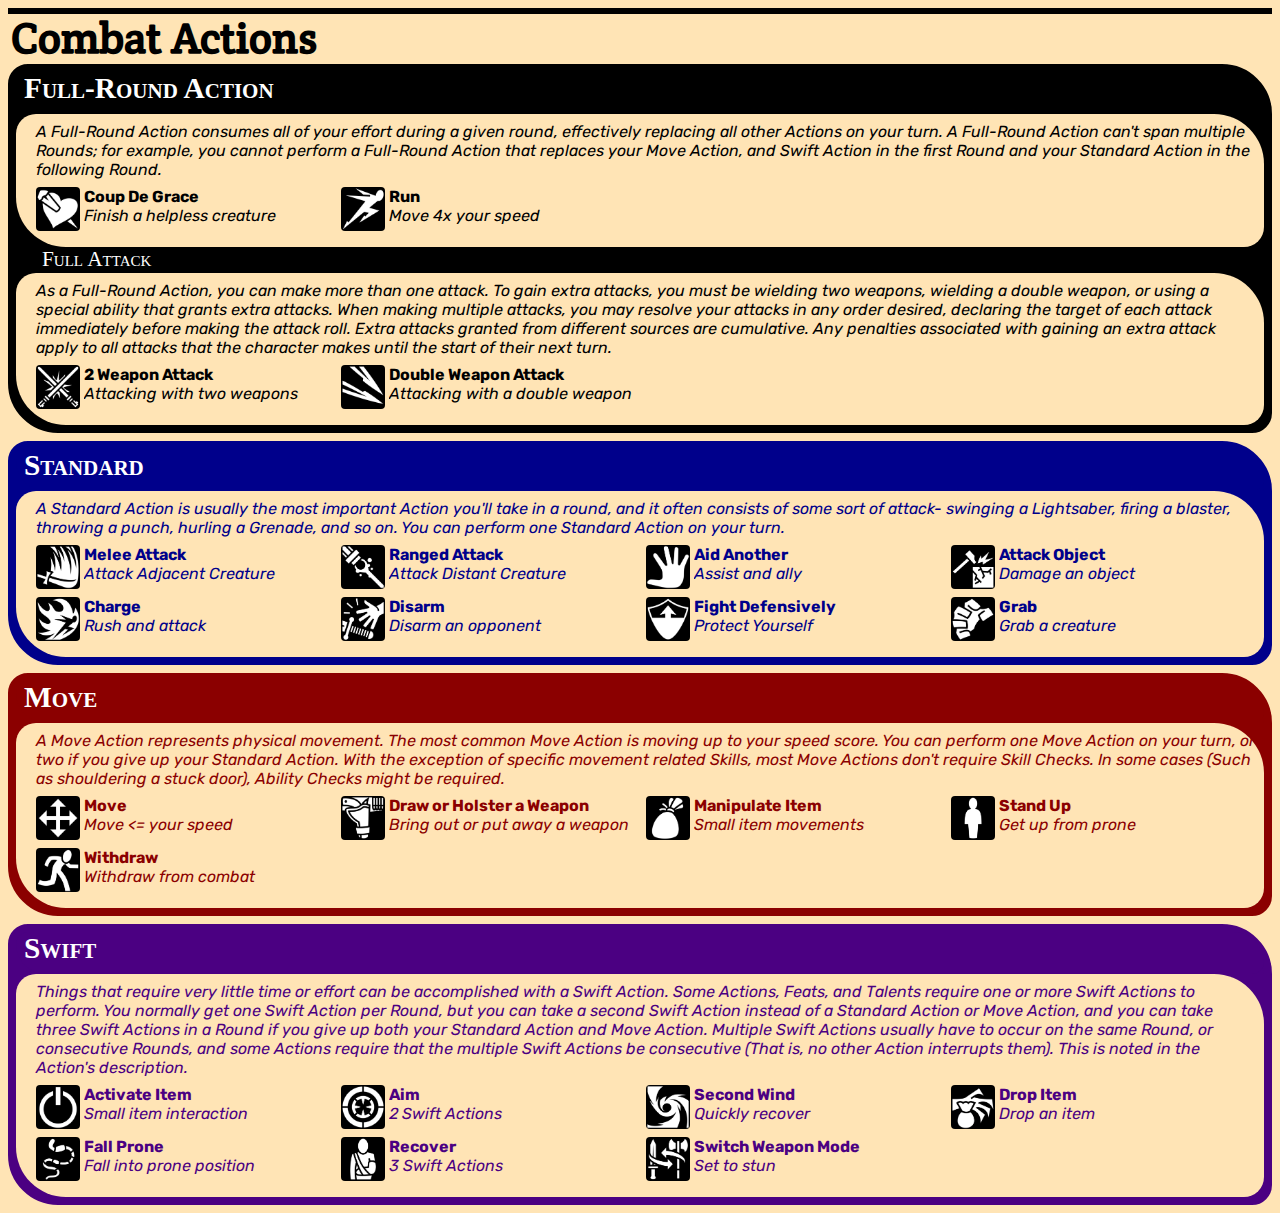
<file: sagaref.html>
<!DOCTYPE html>
<html lang="en">
<head>

    <meta charset="UTF-8">
    <meta name="viewport" content="width=device-width, initial-scale=1.0">

    <title>SW Saga Quick Reference</title>

    <link rel="stylesheet" type="text/css" href="sagaref.css">
    <link rel="stylesheet" type="text/css" href="icons.css">

    <script type="text/javascript" src="js/jquery/jquery-2.2.4.min.js" charset="utf-8"></script>

    <link rel="preconnect" href="https://fonts.gstatic.com">
    <link href="https://fonts.googleapis.com/css2?family=Crete+Round&family=Rubik:wght@300&display=swap" rel="stylesheet">

</head>

<body class="background">


    <div class="fontsize">


        <!-- Combat Actions Section -->
        <div class="title">Combat Actions</div>

        <!-- FULL ROUND ACTION -->
        <div class="info-section" id="section-fullRound">
            <div class="section-title">Full-Round Action</div>
            <div class="section-content" >
                <!-- Subtitle -->
                <div class="section-row section-subtitle text fontsize">
                    A Full-Round Action consumes all of your effort during a given round,
                    effectively replacing all other Actions on your turn.
                    A Full-Round Action can't span multiple Rounds;
                    for example, you cannot perform a Full-Round Action that replaces your Move Action,
                    and Swift Action in the first Round and your Standard Action in the following Round.
                </div>
                <!-- Sub Content -->
                <div class="section-row text" id="basic-fullRound"></div>
            </div>

            <!-- Full Attack (Sub Section) -->
            <div class="mid-title" id="mid-fullRound">Full Attack</div>
            <div class="section-content">
                <div class="section-row section-subtitle text fontsize">
                    As a Full-Round Action, you can make more than one attack.
                    To gain extra attacks, you must be wielding two weapons, wielding a double weapon,
                    or using a special ability that grants extra attacks. When making multiple attacks,
                    you may resolve your attacks in any order desired,
                    declaring the target of each attack immediately before making the attack roll.
                    Extra attacks granted from different sources are cumulative.
                    Any penalties associated with gaining an extra attack apply to all
                    attacks that the character makes until the start of their next turn.
                </div>
                <!-- Sub Content 2 -->
                <div class="section-row text" id="sub-fullRound"></div>
            </div>

        </div>


        <!-- STANDARD ACTION -->
        <div class="info-section" id="section-standard">
            <div class="section-title">Standard</div>
            <div class="section-content" >
                <!-- Subtitle -->
                <div class="section-row section-subtitle text fontsize">
                    A Standard Action is usually the most important Action
                    you'll take in a round, and it often consists of some sort of
                    attack- swinging a Lightsaber, firing a blaster, throwing a punch,
                    hurling a Grenade, and so on. You can perform one Standard Action on
                    your turn.
                </div>
                <!-- Sub Content -->
                <div class="section-row text" id="basic-standard"></div>
            </div>
        </div>


        <!-- Move Action -->
        <div class="info-section" id="section-move">
            <div class="section-title">Move</div>
            <div class="section-content" >
                <!-- Subtitle -->
                <div class="section-row section-subtitle text fontsize">
                    A Move Action represents physical movement.
                    The most common Move Action is moving up to your speed score.
                    You can perform one Move Action on your turn,
                    or two if you give up your Standard Action.
                    With the exception of specific movement related Skills,
                    most Move Actions don't require Skill Checks.
                    In some cases (Such as shouldering a stuck door),
                    Ability Checks might be required.
                </div>
                <!-- Sub Content -->
                <div class="section-row text" id="basic-move"></div>
            </div>
        </div>


        <!-- Swift Action -->
        <div class="info-section" id="section-swift">
            <div class="section-title">Swift</div>
            <div class="section-content" >
                <!-- Subtitle -->
                <div class="section-row section-subtitle text fontsize">
                    Things that require very little time or effort can be accomplished
                    with a Swift Action. Some Actions, Feats, and Talents require one
                    or more Swift Actions to perform. You normally get one Swift Action
                    per Round, but you can take a second Swift Action instead of a
                    Standard Action or Move Action, and you can take three Swift
                    Actions in a Round if you give up both your Standard Action
                    and Move Action. Multiple Swift Actions usually have to occur
                    on the same Round, or consecutive Rounds, and some Actions require
                    that the multiple Swift Actions be consecutive (That is, no other
                    Action interrupts them). This is noted in the Action's description.
                </div>
                <!-- Sub Content -->
                <div class="section-row text" id="basic-swift"></div>
            </div>
        </div>


    </div>

    <!-- Modal Data -->
    <div class="modal" id="modal" tabindex="-1">
        <div class="modal-backdrop" id="modal-backdrop"></div>
        <div class="modal-dialog modalsize">
            <div class="info-section modal-container" id="modal-container">
                <div class="section-title" id="modal-title">
                    Modal title<span class="float-right">Action</span>
                </div>
                <div class="section-content">
                    <div class="section-row section-subtitle text" id="modal-subtitle">
                        Subtitle
                    </div>
                    <div class="section-row text">
                        <div id="modal-bullets">
                        </div>
                    </div>
                    <div class="section-row text" id="modal-reference">
                    </div>
                </div>
            </div>
        </div>
    </div>


    <script type="text/javascript" src="js/fullRound_data.js" charset="utf-8"></script>
    <script type="text/javascript" src="js/standard_data.js" charset="utf-8"></script>
    <script type="text/javascript" src="js/move_data.js" charset="utf-8"></script>
    <script type="text/javascript" src="js/swift_data.js" charset="utf-8"></script>
    <script type="text/javascript" src="js/sagaref.js" charset="utf-8"></script>



</body>


</html>
</file>
<file: sagaref.css>
/* FONTS
    font-family: 'Crete Round', serif;

    font-family: 'Rubik', sans-serif;
 */


.title{
    height: 0;
    font-family: 'Crete Round', serif;
    font-weight: bold;
    background-color: inherit;
    color: black;
    font-size: 32pt;
    margin-top: 0;
    margin-bottom: 50px;
    border: solid black
}
.background{
    background-color: moccasin;
}

/* Info Section Styling
 */

.info-section{
    border: 8px solid;
    border-radius: 20px 50px;
    position: relative;
    box-sizing: border-box;
    display: flex;
    flex-direction: column;
    font-family: 'Rubik', sans-serif;
    width: 100%;
    margin-bottom: 8px;
    page-break-inside: avoid;
}

.section-content{
    padding: 8px 8px;
    border-radius: 20px 50px;
    background-color: moccasin;
    border-color: inherit;
    font-size: inherit;
    font-family: 'Rubik', sans-serif;
}

.section-title{
    height: 42px;
    display: inline;
    padding-left: 8px;
    border-radius: 20px 50px;
    padding-right: 8px;
    font-family: 'Crete', serif;
    font-variant: small-caps;
    font-weight: bold;
    background-color: inherit;
    color: white;
    font-size: 22pt;
}

.mid-title{
    height: 26px;
    display: inline;
    padding-left: 26px;
    padding-right: 8px;
    font-family: 'Crete', serif;
    font-variant: small-caps;
    font-size: 16pt;
    color: white;
}

.float-right{
    float: right;
}

.section-subtitle{
    display: block;
    margin-bottom: 8px;
    font-size: inherit;
    font-style: italic;
}

.section-row {
    font-size: inherit;
    margin-left: 12px;
}

.section-row::before, .section-row::after{
    display: table;
    content: " ";
    clear: both;
}

.section-row .section-subtitle{
    margin-top: 1em;
}


/* Item info */
.item {
    margin-bottom: 8px;
    float: left;
    display: inline-block;
    font-size: inherit;
    vertical-align: top;
    box-sizing: border-box;
    cursor: pointer;
}

.item-icon {
    float: left;
    flex: 0 0 auto;
    background-repeat: no-repeat;
    background-size: contain;
    overflow: auto;
    box-sizing: border-box;
    border-radius: 4px;
    display: inline-block;
    margin-right: 4px;
    color: rgba(255, 255, 255, 0);
}



.item-title {
    font-weight: bold;
    font-size: inherit;
    overflow: hidden;
    text-overflow: ellipsis;
    white-space: nowrap;
}

.item-desc {
    font-style: italic;
    font-size: inherit;
    overflow: hidden;
    text-overflow: ellipsis;
    white-space: nowrap;
}

.item-text-container {
    flex: 1;
    padding-right: 4px;
    font-size: inherit;
    height: 100%;
}


/* Section Colors */
#section-fullRound, #section-fullRound .item-icon{
    background-color: black;
    border-color: black;
}
#section-fullRound .text{
    color: black;
}
#mid-fullRound .mid-title{
    background-color: black;
    color: #ffffff;
}


#section-standard, #section-standard .item-icon{
    background-color: darkblue;
    border-color: darkblue;
}
#section-standard .text{
    color: darkblue;
}

#section-move, #section-move .item-icon{
    background-color: darkred;
    border-color: darkred;
}
#section-move .text{
    color: darkred;
}

#section-swift, #section-swift .item-icon{
    background-color: indigo;
    border-color: indigo;
}
#section-swift .text{
    color: indigo;
}


/* Modal Styling */
.modal-open{
    overflow: hidden;
}

.modal-open .modal{
    overflow-x: hidden;
    overflow-y: auto;
}

.modal{
    position: fixed;
    top: 0;
    right: 0;
    bottom: 0;
    left: 0;
    z-index: 10;
    overflow: hidden;
    outline: 2px;
    display: none;
}

.modal-visible {
    display: block;
}

.modal-dialog {
    position: relative;
    width: auto;
    margin: 8px;
}

.modal-backdrop {
    position: absolute;
    top: 0;
    right: 0;
    left: 0;
    background-color: rgba(85, 85, 85, 0.87);
    opacity: .75;
    overflow: hidden;
}

.modal-container {
    background-clip: padding-box;
    outline: 0;
    box-shadow: 0 3px 9px rgba(154, 147, 147, 0.5);
}

.modal-footer {
    padding: 15px;
    text-align: right;
    border-top: 1px solid #e5e5e5;
}


/* Modifiers depending on screen size of user */

/* Smart phone, portrait */
@media (min-width:    0px) and (max-width:  479px) {
    .fontsize { font-size: 12pt; }
    .iconsize { width: 44px; height: 44px;}
    .itemsize { height: 44px; width: 100%; }
    .modalsize {}
}

/* Smart phone, landscape */
@media (min-width:  480px) and (max-width:  767px) {
    .fontsize { font-size: 11pt; }
    .iconsize { width: 40px; height: 40px;}
    .itemsize { height: 40px; width:  50%; }
    .modalsize {}
}

/* Tablet, portrait */
@media (min-width:  768px) and (max-width:  991px) {
    .fontsize { font-size: 11pt; }
    .iconsize { width: 40px; max-width: 40px; height: 40px; max-height: 40px;}
    .itemsize { height: 40px; width:  33%; }
    .modalsize { width: 600px; margin: 30px auto; }
}

/* Tablet, landscape */
@media (min-width:  992px) and (max-width: 1199px) {
    .fontsize { font-size: 12pt; }
    .iconsize { width: 44px; max-width: 44px; height: 44px; max-height: 44px;}
    .itemsize { height: 44px; width:  33%; }
    .modalsize { width: 600px; margin: 30px auto; }
}

/* Small desktop screen */
@media (min-width: 1200px) and (max-width: 1599px) {
    .fontsize { font-size: 12pt; }
    .iconsize { width: 44px; max-width: 44px; height: 44px; max-height: 44px;}
    .itemsize { height: 44px; width:  25%; }
    .modalsize { width: 600px; margin: 30px auto; }
}

/* Large desktop screen */
@media (min-width: 1600px) {
    .fontsize { font-size: 12pt; }
    .iconsize { width: 44px; max-width: 44px; height: 44px; max-height: 44px;}
    .itemsize { height: 44px; width:  20%; }
    .modalsize { width: 600px; margin: 30px auto; }
}

/* Print */
@media print {
    .fontsize { font-size: 10pt; }
    .iconsize { width: 36px; max-width: 36px; height: 36px; max-height: 36px;}
    .itemsize { height: 36px; width:  33%; }
    .modalsize {}

}
</file>
<file: icons.css>
.icon-arm-sling{background-image: url(img/arm-sling.png);}
.icon-armor-upgrade{background-image: url(img/armor-upgrade.png);}
.icon-cowboy-holster{background-image: url(img/cowboy-holster.png);}
.icon-drop-weapon{background-image: url(img/drop-weapon.png);}
.icon-earth-worm{background-image: url(img/earth-worm.png);}
.icon-fire-dash{background-image: url(img/fire-dash.png);}
.icon-grab{background-image: url(img/grab.png);}
.icon-hammer-break{background-image: url(img/hammer-break.png);}
.icon-hand{background-image: url(img/hand.png);}
.icon-heart-stake{background-image: url(img/heart-stake.png);}
.icon-laser-blast{background-image: url(img/laser-blast.png);}
.icon-light-sabers{background-image: url(img/light-sabers.png);}
.icon-move{background-image: url(img/move.png);}
.icon-person{background-image: url(img/person.png);}
.icon-power-button{background-image: url(img/power-button.png);}
.icon-reticule{background-image: url(img/reticule.png);}
.icon-run{background-image: url(img/run.png);}
.icon-saber-slash{background-image: url(img/saber-slash.png);}
.icon-scalpel-strike{background-image: url(img/scalpel-strike.png);}
.icon-snatch{background-image: url(img/snatch.png);}
.icon-sprint{background-image: url(img/sprint.png);}
.icon-striking-diamonds{background-image: url(img/striking-diamonds.png);}
.icon-swap-bag{background-image: url(img/swap-bag.png);}
.icon-switch-weapon{background-image: url(img/switch-weapon.png);}
.icon-wind-hole{background-image: url(img/wind-hole.png);}
</file>
